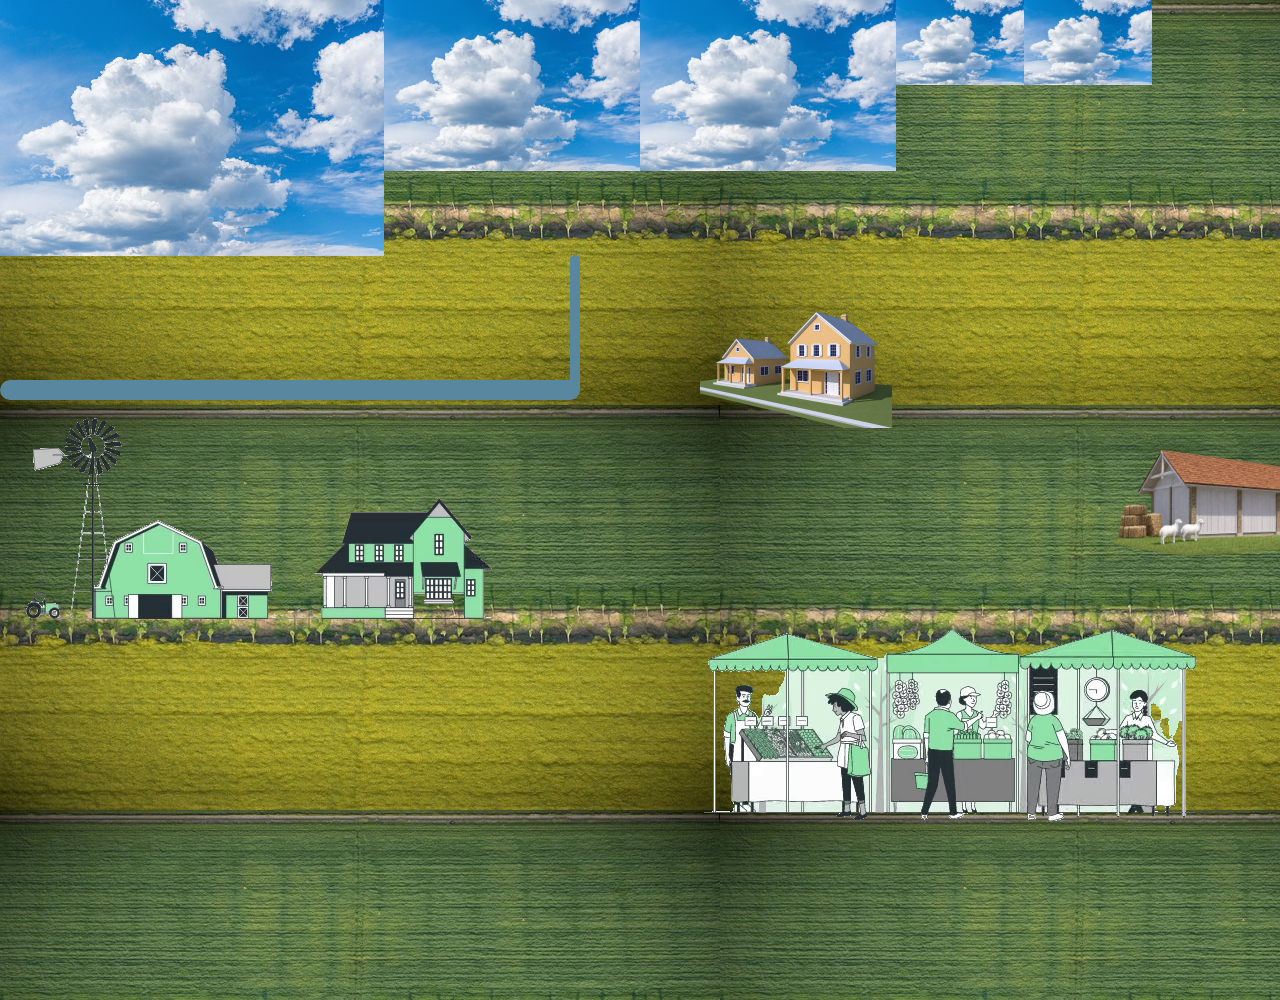
<file: index.html>
<!DOCTYPE html>
<html lang="en">
<head>
    <meta charset="UTF-8">
    <meta name="viewport" content="width=device-width, initial-scale=1.0">
    <title>Document</title>
    <link rel="stylesheet" href="style.css">
</head>
<body>
    <div class="image">
        
    </div>
    <div title="clouds" class="grid-container">
        <div class="item"><img src="images/Pexels4.png" alt=""></div>
        <div class="item"><img src="images/Pexels4.png" alt=""></div>
        <div class="item"><img src="images/Pexels4.png" alt=""></div>
        <div class="item"><img src="images/Pexels4.png" alt=""></div>
        <div class="item"><img src="images/Pexels4.png" alt=""></div>
    </div>
    <div title="farm-house" class="farmhouse">
        <img src="images/farmhouse2.gif" alt="">
    </div>
    <div title="farmers-market" class="farmersmarket">
        <img src="images/farmersmarket.gif" alt="">
    </div>
    <div title="clouds" class="house1">
        <img src="images/Pexels4.png" alt="">
    </div>
    <div title="mayor's-villa" class="house2">
        <img src="images/House2.png" alt="">
    </div>
    <div title="sheep-barn" class="barn">
        <img src="images/sheepbarn.png" alt="">
    </div>
    <div class="olivebluehorizontal">

    </div>
    <div class="olivebluevertical">

    </div>
</body>
</html>
</file>
<file: style.css>
* {
    margin: 0;
    padding: 0;
    box-sizing: border-box;
}

img {
    max-width: 100%;
}

body {
    overflow: hidden;
}

.image {
    position: relative;
    background-image: url(images/FarmLand.jpeg);
    height: 1000px;
    animation: image 5s;
}


@keyframes image {
    from {
        transform: rotate(45deg);
    }
}

.grid-container {
    display: grid;
    grid-template-columns: .3fr .2fr .2fr .1fr .1fr;
    position: absolute;
    top: 0;
    z-index: 1000;
    animation: cloud 1s infinite;
}

@keyframes cloud {
    from {
        transform: translateX(-3px);
    }

    to {
        transform: scaleX(1910px);
    }
}

.farmhouse {
    position: fixed;
    top: 250px;
    z-index: 900;
}


.house1 {
    position: fixed;
    top: -1px;
    margin-left: 1700px;
    z-index: 1000;
}

.farmersmarket {
    position: fixed;
    top: 440px;
    margin-left: 700px;
    z-index: 900;
}

.house2 {
    max-width: 15%;
    position: fixed;
    border-radius: 5px;
    top: 300px;
    margin-left: 700px;
}

.barn {
    position: fixed;
    width: 25%;
    top: 400px;
    left: 1100px;
}

.perentsec {
    display: grid;
    width: 900px;
    grid-template-columns: 1fr 1fr;
    top: 500px;
}


.olivebluehorizontal {
    border: 10px solid #5A87A0;
    position: fixed;
    top: 380px;
    width: 580px;
    z-index: 1004;
    border-radius: 10px;
}


.olivebluevertical {
    background-color: #5A87A0;
    border: 5px solid #5A87A0;
    position: fixed;
    top: 255px;
    height: 139px;
    left: 570px;
    z-index: 1004;
    width: 10px;
    border-radius: 5px;
    /* width: 200px; */
}
</file>
